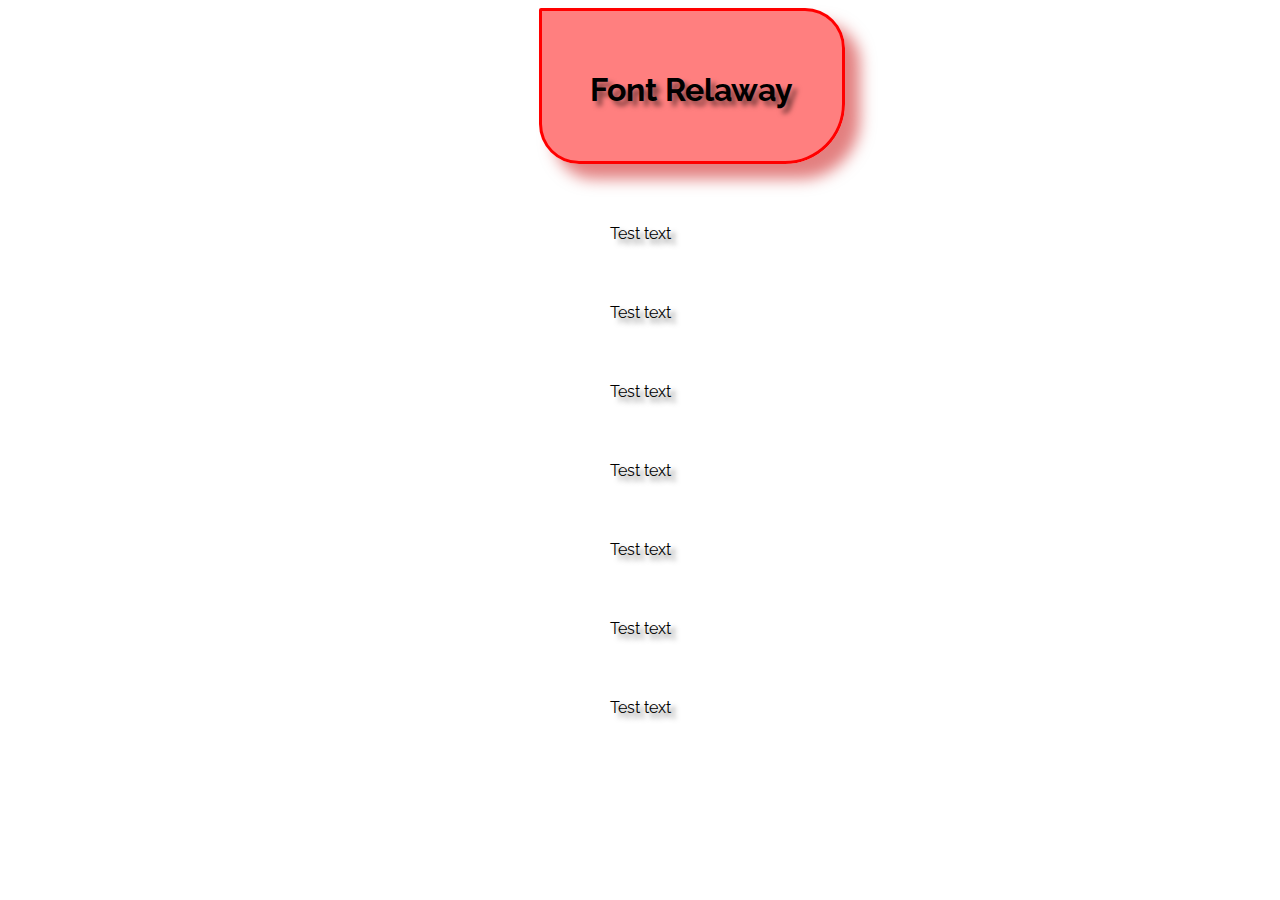
<file: Ex 1/index.html>
<!DOCTYPE html>
<html>
<head>
	<title>Lesson 2/ Ex1/ Google Font</title>
	<link href='https://fonts.googleapis.com/css?family=Raleway' rel='stylesheet' type='text/css'>
	<link rel="stylesheet" type="text/css" href="style.css">
</head>
<body>
<div class="border_lesson">
	<h1>Font Relaway</h1>
</div>
<p>Test text</p>
<p>Test text</p>
<p>Test text</p>
<p>Test text</p>
<p>Test text</p>
<p>Test text</p>
<p>Test text</p>
</body>
</html>
</file>
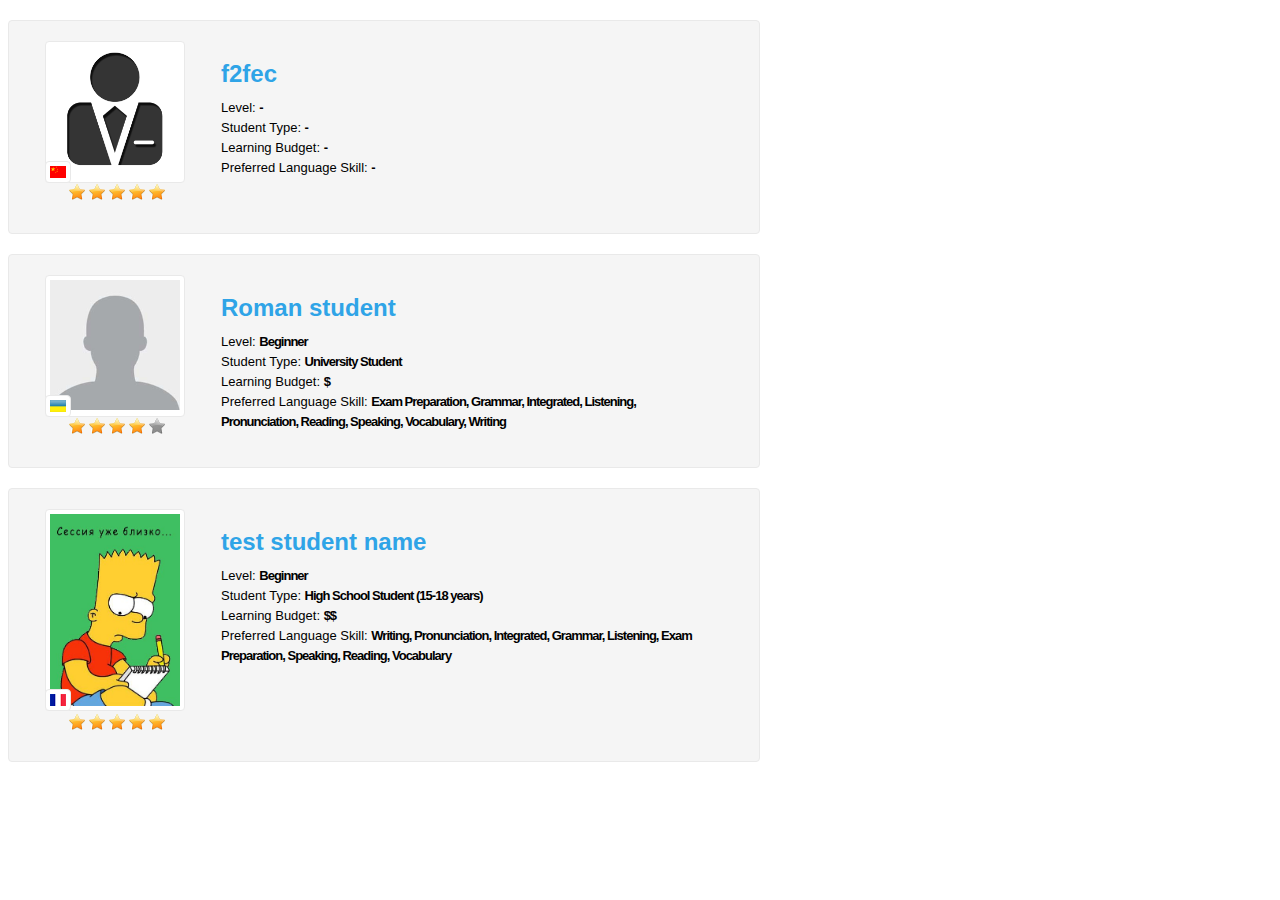
<file: Ex 2/index.html>
<!DOCTYPE html>
<html>
	<head>
		<title>Lesson 2/ Ex2</title>
		<link rel="stylesheet" type="text/css" href="style.css">
	</head>
		<body>
			<div class="user">
				<div class="photo"><img src="img/1.png" alt="user1">
					<div class="flag">
						<img src="img/11.png" alt="flag1">				
					</div>
						<div class="rating">
							<form>
						    <input type="radio" name="rating"><span></span>
						    <input type="radio" name="rating"><span></span>
						    <input type="radio" name="rating"><span></span>
						    <input type="radio" name="rating"><span></span>
						    <input type="radio" name="rating"checked="true"><span></span>
						  </form>
						</div>
				</div>
				<div class="info">
					<h2>f2fec</h2>
					<p>Level: <b>-</b><br>
					Student Type: <b>-</b><br>
					Learning Budget: <b>-</b><br>
					Preferred Language Skill: <b>-</b></p>
				</div>
			</div>
			<div class="user">
				<div class="photo"><img src="img/2.png" alt="user2">
					<div class="flag">
						<img src="img/22.png" alt="flag2">				
					</div>
						<div class="rating">
							<form>
						    <input type="radio" name="rating"><span></span>
						    <input type="radio" name="rating"><span></span>
						    <input type="radio" name="rating"><span></span>
						    <input type="radio" name="rating"checked="true"><span></span>
						    <input type="radio" name="rating"><span></span>
						  </form>
						</div>
				</div>
				<div class="info">
					<h2>Roman student</h2>
					<p>Level: <b>Beginner</b><br>
					Student Type: <b>University Student</b><br>
					Learning Budget: <b>$</b><br>
					Preferred Language Skill: <b>Exam Preparation, Grammar, Integrated, Listening, Pronunciation, Reading, Speaking, Vocabulary, Writing</b></p>
				</div>
			</div>
			<div class="user">
				<div class="photo"><img src="img/1.jpg" alt="user1">
					<div class="flag">
						<img src="img/33.png" alt="flag3">				
					</div>
						<div class="rating">
							<form>
						    <input type="radio" name="rating"><span></span>
						    <input type="radio" name="rating"><span></span>
						    <input type="radio" name="rating"><span></span>
						    <input type="radio" name="rating"><span></span>
						    <input type="radio" name="rating"checked="true"><span></span>
						  </form>
						</div>
				</div>
				<div class="info">
					<h2>test student name</h2>
					<p>Level: <b>Beginner</b><br>
					Student Type: <b>High School Student (15-18 years)</b><br>
					Learning Budget: <b>$$</b><br>
					Preferred Language Skill: <b>Writing, Pronunciation, Integrated, Grammar, Listening, Exam Preparation, Speaking, Reading, Vocabulary</b></p>
				</div>
			</div>
		</body>
</html>
</file>
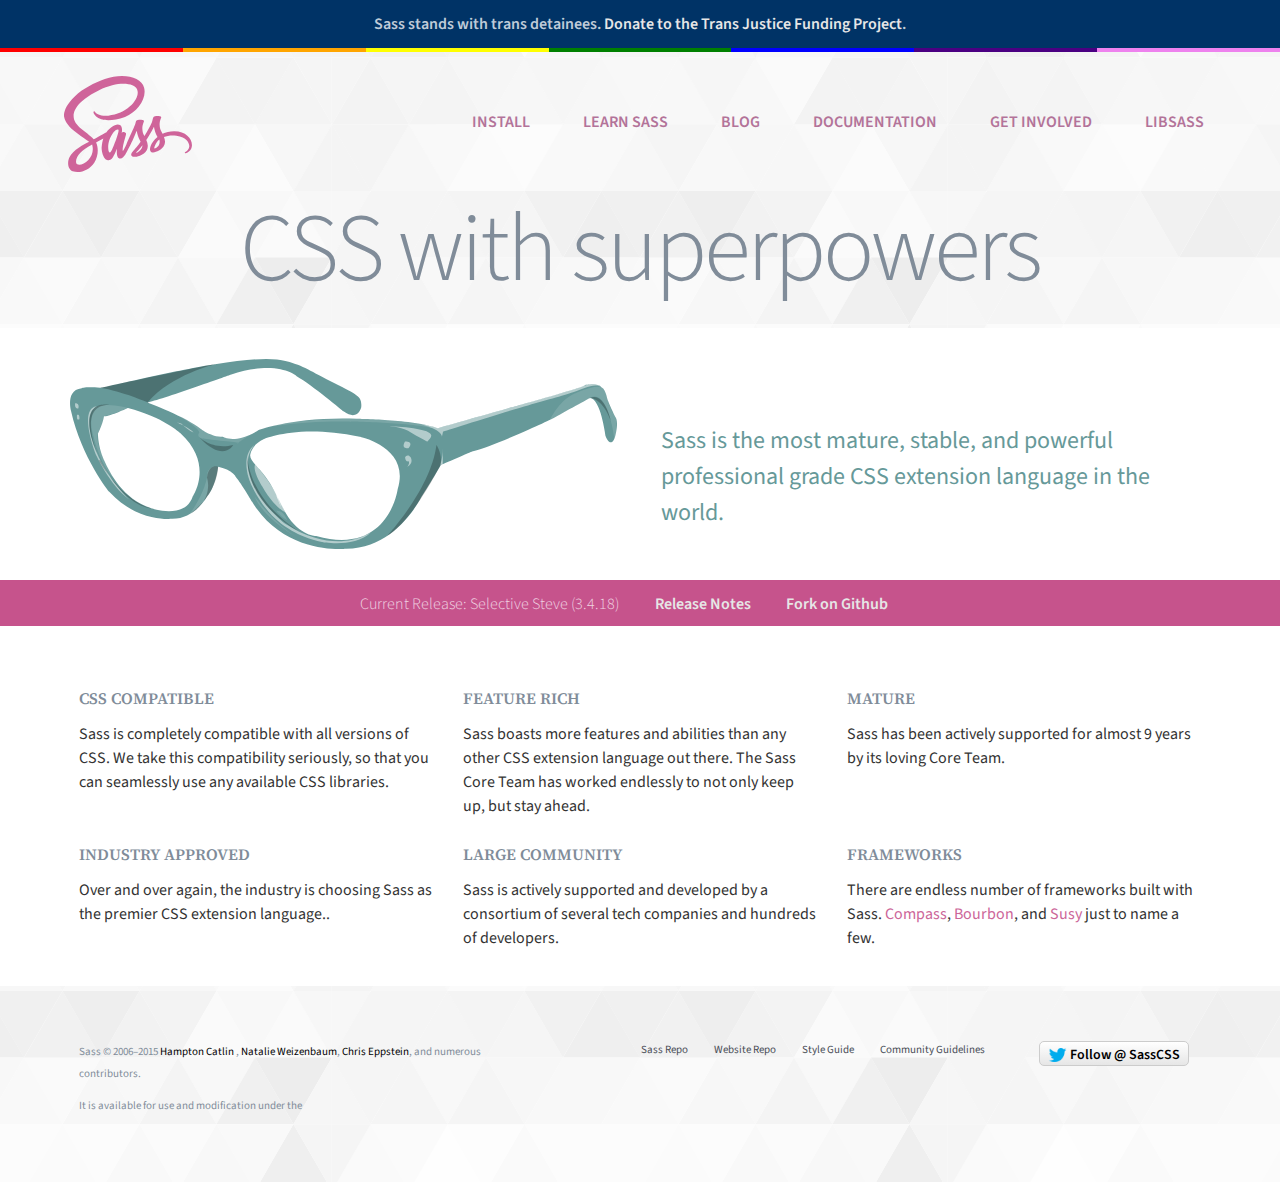
<file: Ex 3/index.html>
<!DOCTYPE html>
<html lang="en">
  <head>
    <meta charset="utf-8">
    <meta http-equiv="X-UA-Compatible" content="IE=edge">
    <meta name="viewport" content="width=device-width, initial-scale=1">
    <title>Sass: Syntactically Awesome Style Sheets</title>
    <link href='https://fonts.googleapis.com/css?family=Source+Sans+Pro:300,400,600,700,900' rel='stylesheet' type='text/css'>
    <link href='https://fonts.googleapis.com/css?family=Source+Serif+Pro:600' rel='stylesheet' type='text/css'>
    <link href="css/style.css" rel="stylesheet">
    <link href="css/media.css" rel="stylesheet">
    <link href="css/bootstrap.css" rel="stylesheet">
    <link href="img/icon.ico" rel="shortcut icon" type="image/icon">
  </head>
  <body>
    <div class="top">
        <p>Sass stands with trans detainees. <a href="#">Donate to the Trans Justice Funding Project</a>.</p>
    </div>
      <div class="grad"> 
        <span id ="color1"></span>
        <span id ="color2"></span>
        <span id ="color3"></span>
        <span id ="color4"></span>
        <span id ="color5"></span>
        <span id ="color6"></span>
        <span id ="color7"></span>
      </div>
      <header> 
        <div class="container">
          <a href="#"><img src="img/logo.svg"></a>
          <div class="nav hidden-xs">
            <span><a href="#">Install</a></span>
            <span><a href="#">Learn Sass</a></span>
            <span><a href="#">Blog</a></span>
            <span><a href="#">Documentation</a></span>
            <span><a href="#">Get Involved</a></span>
            <span><a href="#">libSass</a></span>
          </div>
          <nav class="navbar navbar-default">
            <div class="container-fluid">
              <div class="navbar-header">
                <button type="button" class="navbar-toggle collapsed" data-toggle="collapse" data-target="#bs-example-navbar-collapse-1" aria-expanded="false">
                  <span class="sr-only">Toggle navigation</span>
                  <span class="icon-bar"></span>
                  <span class="icon-bar"></span>
                  <span class="icon-bar"></span>
                </button>
              </div>
              <div class="collapse navbar-collapse" id="bs-example-navbar-collapse-1">
                <ul class="nav navbar-nav">
                  <li class="active"><a href="#">Documentation</a></li>
                  <li class="active"><a href="#">Get Involved</a></li>
                  <li class="active"><a href="#">libSass</a></li>
                  <li class="active"><a href="#">Install</a></li>
                  <li class="active"><a href="#">Learn Sass</a></li>
                  <li class="active"><a href="#">Blog</a></li>
                </ul>
              </div>
            </div>
          </nav>
        </div>
      </header>
    <div class="header">
      <h1>CSS with superpowers</h1>
    </div>
    <div class="row1">
      <div class="col-md-6 col-xs-12 col-sm-6 col-lg-6 img">
        <img src="img/oculus.svg" alt="oculus">
      </div>
      <div class="col-md-6 col-xs-12 col-sm-6 col-lg-6 img">
        <p id="mid">Sass is the most mature, stable, and powerful professional grade CSS extension language in the world.</p>
      </div>
    </div>
      <div class="pink_line">
        <span>Current Release: Selective Steve (3.4.18)</span>
        <span><a href="#">Release Notes</a></span>
        <span><a href="#">Fork on Github</a></span>
      </div>
      <section>
        <div class="container">
          <div class="col-md-4 col-xs-12 col-sm-4 col-lg-4">
            <h3>CSS Compatible</h3>
            <p> Sass is completely compatible with all versions of CSS. We take this compatibility seriously, so that you can seamlessly use any available CSS libraries. </p>
          </div>
          <div class="col-md-4 col-xs-12 col-sm-4 col-lg-4">
            <h3>FEATURE RICH</h3>
            <p> Sass boasts more features and abilities than any other CSS extension language out there. The Sass Core Team has worked endlessly to not only keep up, but stay ahead. </p>
          </div>
          <div class="col-md-4 col-xs-12 col-sm-4 col-lg-4">
            <h3>MATURE</h3>
            <p> Sass has been actively supported for almost 9 years by its loving Core Team. </p>
          </div>
          <div class="col-md-4 col-xs-12 col-sm-4 col-lg-4">
            <h3>INDUSTRY APPROVED</h3>
            <p> Over and over again, the industry is choosing Sass as the premier CSS extension language.. </p>
          </div>
          <div class="col-md-4 col-xs-12 col-sm-4 col-lg-4">
            <h3>LARGE COMMUNITY</h3>
            <p> Sass is actively supported and developed by a consortium of several tech companies and hundreds of developers. </p>
          </div>
          <div class="col-md-4 col-xs-12 col-sm-4 col-lg-4">
            <h3>FRAMEWORKS</h3>
            <p> There are endless number of frameworks built with Sass. <a href="#">Compass</a>, <a href="#">Bourbon</a>, and <a href="#">Susy</a> just to name a few. </p>
          </div>
        </div>
      </section>
      <footer>
        <div class="row">
          <div class="col-lg-5 col-md-4 col-xs-12">
            <p>Sass © 2006–2015 <a href="#">Hampton Catlin </a>, <a href="#">Natalie Weizenbaum</a>, <a href="#">Chris Eppstein</a>, and numerous contributors.</p>
            <p>It is available for use and modification under the </p>
          </div>
          <div class="col-lg-5 col-md-6 col-xs-12">
            <ul>
              <li><a href="#">Sass Repo</a></li>
              <li><a href="#">Website Repo</a></li>
              <li><a href="#">Style Guide</a></li>
              <li><a href="#">Community Guidelines</a></li>
            </ul>
          </div>
          <div class="col-lg-2 col-md-2 col-xs-12">
            <a class="btn"><img src="img/twit.png" alt="twit"> Follow @ SassCSS</a>
          </div>
        </div>
      </footer>
    <script src="https://ajax.googleapis.com/ajax/libs/jquery/1.11.3/jquery.min.js"></script>
    <script src="js/bootstrap.min.js"></script>
  </body>
</html>
</file>
<file: Ex 1/style.css>
*{
	font-family: Raleway;
	text-shadow: 5px 5px 5px rgba(0,0,0,0.5);
}
.border_lesson{
	margin-left: 42%;
	width: 300px;
	height: 150px;
	border-radius: 2px 40px 60px;
	border-style: dotted;
	border:3px solid;
	border-color: red;
	background-color: rgba(255,0,0,0.5);
	box-shadow: 15px 15px 15px rgba(200,0,0,0.5);
}
h1, p{
	margin-top: 60px;
	text-align: center;
}
</file>
<file: Ex 2/style.css>
* {
  font-family: Arial; }

.user {
  margin-top: 20px;
  position: relative;
  background-color: #F5F5F5;
  border: 1px solid #E9E9E9;
  border-radius: 4px;
  padding-bottom: 0px;
  width: 750px; }
  .user .info {
    position: absolute;
    width: 480px;
    border: 0px;
    top: 19px;
    left: 212px; }
    .user .info h2 {
      color: #2FA4E7; }
    .user .info p {
      line-height: 1.55em;
      margin-top: -10px;
      font-size: 13px; }
      .user .info p b {
        letter-spacing: -1px; }
  .user .photo {
    background-color: #fff;
    border: 1px solid #E9E9E9;
    border-radius: 4px;
    padding-bottom: 0px;
    position: relative;
    width: 138px;
    min-height: 140px;
    margin-top: 20px;
    margin-left: 36px;
    margin-bottom: 50px; }
    .user .photo img {
      margin: 4px 4px -12px 4px;
      vertical-align: bottom;
      width: 130px;
      height: auto; }
    .user .photo .flag {
      background-color: #fff;
      border: 1px solid #E9E9E9;
      border-radius: 4px;
      padding-bottom: 0px;
      position: absolute;
      left: -1px;
      bottom: -1px; }
      .user .photo .flag img {
        margin: 4px;
        vertical-align: bottom;
        width: 16px;
        height: 12px; }
    .user .photo .rating {
      position: relative;
      left: 17%;
      bottom: -20px;
      width: 500px;
      overflow: hidden;
      height: 16px; }
      .user .photo .rating span {
        padding: 0 10px 0;
        background: url("img/stars.png") no-repeat 0 -16px; }
      .user .photo .rating input {
        position: absolute;
        filter: alpha(opacity=0);
        -moz-opacity: 0;
        -khtml-opacity: 0;
        opacity: 0;
        cursor: pointer;
        width: 16px; }
        .user .photo .rating input:checked + span {
          background-position: 0 -16px; }
          .user .photo .rating input:checked + span ~ span {
            background-position: 0 0; }

/*# sourceMappingURL=style.css.map */
</file>
<file: Ex 3/css/style.css>
.grad #color1, .grad #color2, .grad #color3, .grad #color4, .grad #color5, .grad #color6, .grad #color7 {
  display: inline-block;
  width: 14.28571%;
  height: 4px; }

.top p {
  font-size: 16px;
  font-family: 'Source Sans Pro';
  line-height: 24px;
  font-weight: 600;
  text-rendering: optimizeLegibility; }

body {
  margin: 0;
  padding: 0;
  background: url("../img/fon.svg") center; 
  overflow-x: hidden !important;
}

.grad {
  width: 100%;
  height: 4px;
  font-size: 0; }
  .grad #color1 {
    background-color: red; }
  .grad #color2 {
    background-color: orange; }
  .grad #color3 {
    background-color: #ff0; }
  .grad #color4 {
    background-color: green; }
  .grad #color5 {
    background-color: blue; }
  .grad #color6 {
    background-color: indigo; }
  .grad #color7 {
    background-color: violet; }

.top {
  background-color: #036;
  width: 100%;
  padding: 12px 5%;
  margin: 0; }
  .top p {
    font-size: 16px;
    color: #BFCBD8;
    padding-bottom: 0;
    text-align: center;
    margin: 0; }
    .top p a {
      color: #E6E6E6; }

header {
  padding: 24px 5%;
  height: auto; }
  header .container {
    width: 100%;
    padding: 0;
    position: relative; }
    header .container .nav {
      padding-top: 35px;
      margin-right: 0;
      float: right;
      display: inline-block; }
      header .container .nav span {
        text-transform: uppercase;
        margin: 0 0.75em 0 2.5em; }
        header .container .nav span :hover {
          color: #036; }
        header .container .nav span a {
          font-family: 'Source Sans Pro';
          font-weight: 600;
          font-size: 16px;
          text-decoration: none;
          color: #B37399; }
  header img {
    width: 128px;
    height: 96px;
    left: 50px; }

.header {
  margin-top: 0;
  width: 100%; }
  .header h1 {
    padding-left: 5%;
    padding-right: 5%;
    margin-bottom: 28px;
    margin-top: 4px;
    color: #808C99;
    letter-spacing: -0.03125em;
    font-family: 'Source Sans Pro';
    font-weight: 300;
    font-size: 96px;
    line-height: 100px;
    text-align: center; }

.row1 {
  display: table;
  margin: 0;
  background: #fff;
  width: 100%; }
  .row1 .container {
    margin-left: 0;
    padding-left: 0; }
  .row1 div #mid {
    font-family: 'Source Sans Pro';
    font-weight: 400;
    letter-spacing: -0.00001em;
    padding: 15.5% 8% 0 1%;
    vertical-align: middle;
    font-size: 24px;
    line-height: 36px;
    color: #699;
    text-align: left; }
  .row1 .img img {
    padding: 31px 32px 31px 9%;
    width: 104%;
    height: auto; }

.pink_line {
  width: 100%;
  height: auto;
  background-color: #c6538c;
  padding: 12px 0;
  text-align: center; }
  .pink_line span {
    font-family: 'Source Sans Pro';
    font-weight: 300;
    font-size: 16px;
    line-height: 20px;
    color: #F0D4E2;
    margin-right: 32px;
    vertical-align: middle;
    padding: 0;
    display: inline;
    padding-top: 12px; }
    .pink_line span a {
      white-space: nowrap;
      font-family: 'Source Sans Pro';
      color: #e6e6e6;
      font-weight: 600;
      font-size: 16px;
      line-height: 20px; }

section {
  background-color: #fff;
  width: 100%;
  height: auto; }
  section .container {
    width: 90%;
    padding: 24px 0; }
    section .container div {
      height: 156px; }
  section h3 {
    text-transform: uppercase;
    font-family: 'Source serif Pro';
    color: #808C99;
    font-weight: 600;
    font-size: 16px;
    line-height: 24px;
    margin: 36px 0 12px; }
  section p {
    font-family: 'Source Sans Pro';
    font-weight: 400;
    margin: 0 0 24px;
    font-size: 16px;
    line-height: 24px; }
  section a {
    color: #C69; }
    section a:hover {
      text-decoration: none;
      color: #000; }

footer .row {
  font-family: 'Source Sans Pro';
  font-weight: 400;
  font-size: 11px;
  line-height: 18px;
  margin: 0;
  padding: 55px 5%; }
  footer .row p {
    line-height: 2em;
    color: #808c99; }
    footer .row p a {
      text-decoration: none;
      color: #000; }
  footer .row ul {
    display: inline;
    padding-left: 0;
    float: right; }
  footer .row li {
    font-family: 'Source Sans Pro';
    font-weight: 400;
    font-size: 11px;
    line-height: 18px;
    vertical-align: middle;
    padding: 0 24px 0 0;
    display: inline;
    list-style: none; }
    footer .row li a {
      color: #484C55;
      text-decoration: none; }
  footer .row .btn {
    background-image: -webkit-gradient(linear, 0 0, 0 100%, from(#ffffff), to(#e6e6e6));
    border-radius: 5px;
    border: 1px solid #CCC;
    width: 150px;
    height: 25px;
    color: #000;
    font-family: 'Source Sans Pro';
    font-size: 14px;
    line-height: 26px;
    font-weight: 600;
    padding: 0;
    right: -106px;
    bottom: -20px; }
    footer .row .btn:hover {
      background-image: -webkit-gradient(linear, 0 0, 0 50%, from(#ffffff), to(#e6e6e6)); }
    footer .row .btn img {
      bottom: 4px; 
      width: 19px;
      height: 14px; }

.navbar-default {
  float: right;
  display: none; }
  

/*# sourceMappingURL=style.css.map */
.nav > li {
  width: 47%; }
</file>
<file: Ex 3/css/media.css>
@media screen and (max-width: 1120px) {
  .header h1 {
    font-size: 68px; }

  section .container div {
    height: 220px; }

  header {
    padding: 24px 2% 24px 5%; }
    header .container .nav span {
      margin-left: 20px; }
      header .container .nav span a {
        font-size: 12px; } }
@media screen and (max-width: 767px) {
  .navbar-default {
    display: table; }

  section .container div {
    height: auto; }

  header .container .nav span {
    margin-right: 1px;
    padding: 0; }
  header img {
    height: 48px;
    width: auto; }

  .header h1 {
    font-size: 48px; }

  .row1 div #mid {
    text-align: center;
    font-size: 100%;
    padding: 0 10%; } }
@media screen and (max-width: 480px) {
  .nav > li {
    width: 100%; }

  .header h1 {
    font-size: 32px; } }
@media screen and (max-width: 320px) {
  .header h1 {
    font-size: 24px; } }
@media screen and (max-width: 991px) {
  footer .row ul {
    float: left; } }

/*# sourceMappingURL=media.css.map */
</file>
